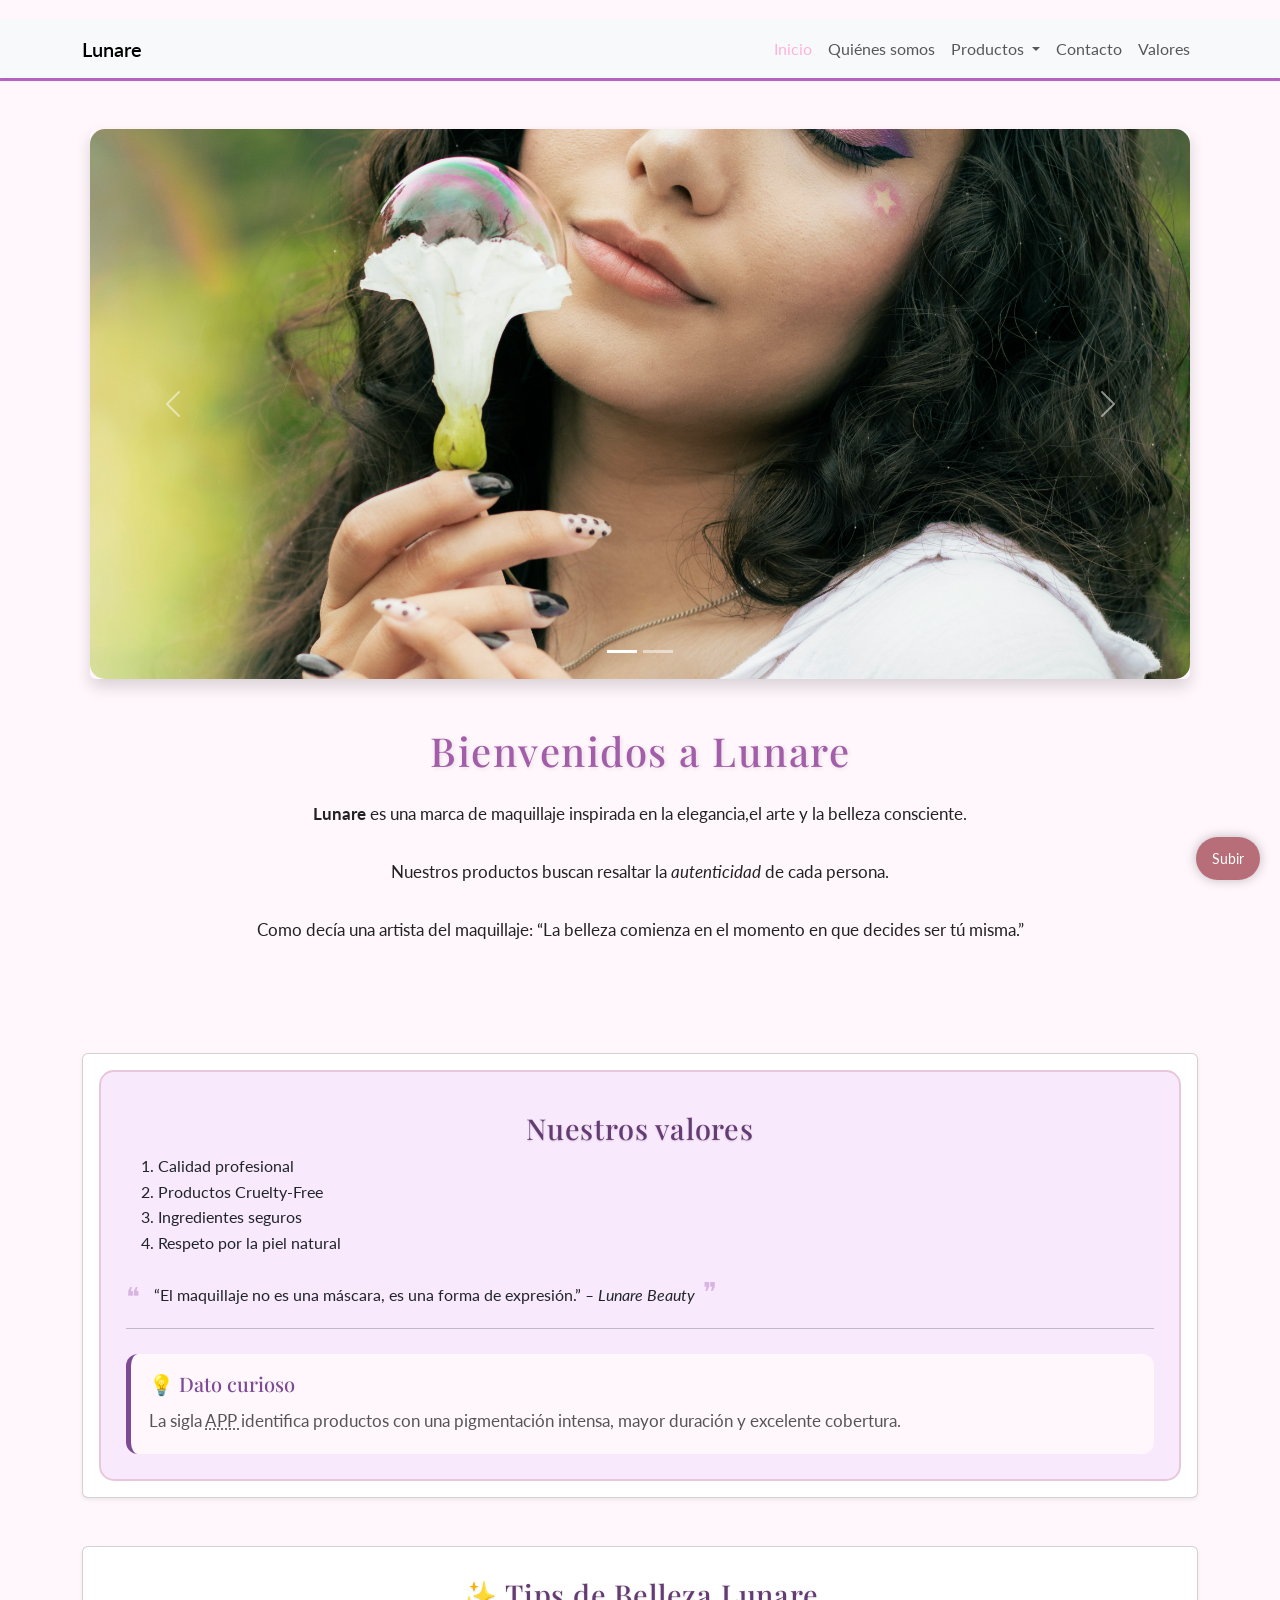
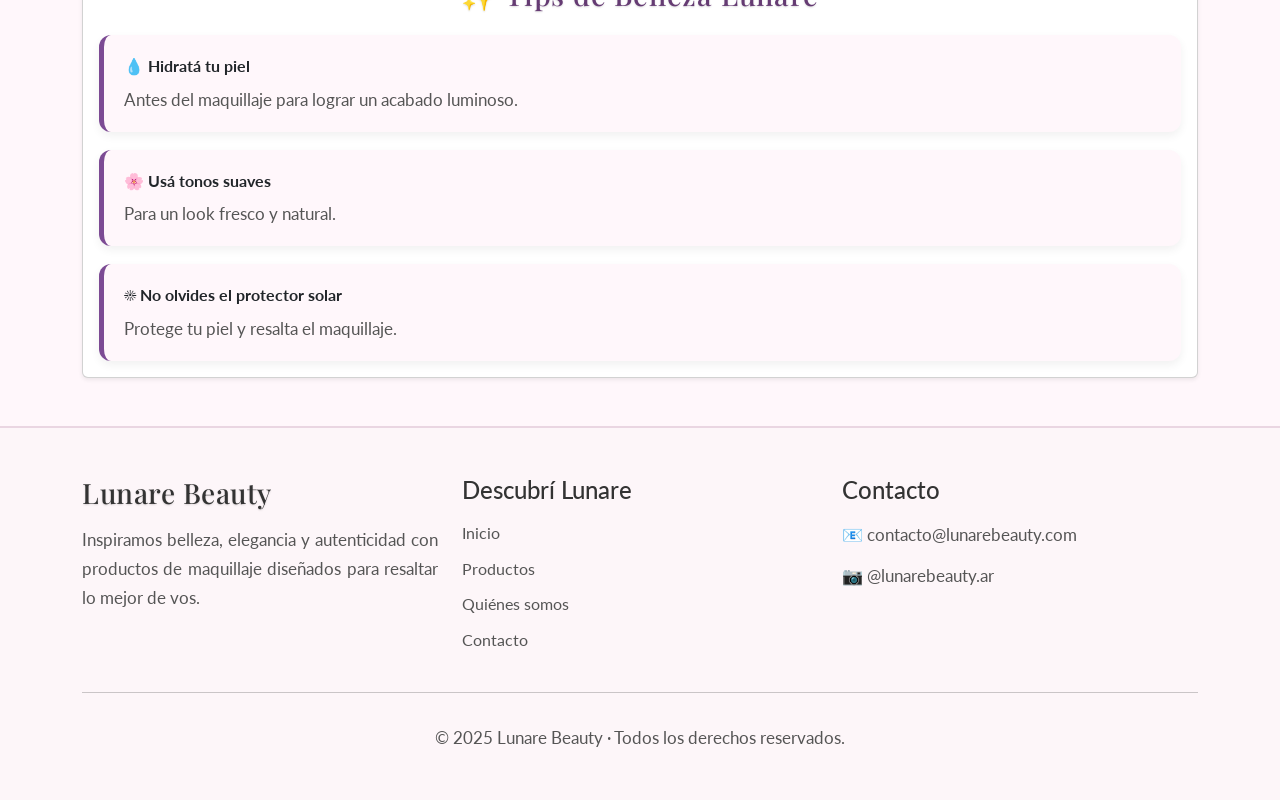
<file: index.html>
<!DOCTYPE html>
<html lang="es">

<head>

    <meta charset="UTF-8">
    <meta name="viewport" content="width=device-width, initial-scale=1.0">

    <title>Lunare Beauty</title>

    <!-- Google Fonts -->
    <link rel="preconnect" href="https://fonts.googleapis.com">
    <link rel="preconnect" href="https://fonts.gstatic.com" crossorigin>

    <link href="https://fonts.googleapis.com/css2?family=Lato:wght@300;400;700&family=Poppins:wght@400;600&family=Playfair+Display:wght@700&display=swap" rel="stylesheet">

    <!-- Bootstrap -->
    <link href="https://cdn.jsdelivr.net/npm/bootstrap@5.3.3/dist/css/bootstrap.min.css" rel="stylesheet">

    <!-- CSS propio -->
    <link rel="stylesheet" href="style.css">

</head>

<body>

<header>

    <nav class="navbar navbar-expand-lg navbar-light bg-light shadow-sm">

        <div class="container">

            <a class="navbar-brand" href="index.html">
                <span class="navbar-brand-text">Lunare</span>
            </a>

            <button
                class="navbar-toggler"
                type="button"
                data-bs-toggle="collapse"
                data-bs-target="#menu"
                aria-controls="menu"
                aria-expanded="false"
                aria-label="Abrir menú">

                <span class="navbar-toggler-icon"></span>

            </button>

            <div class="collapse navbar-collapse" id="menu">

                <ul class="navbar-nav ms-auto">

                    <li class="nav-item">
                        <a class="nav-link active" href="index.html">
                            Inicio
                        </a>
                    </li>

                    <li class="nav-item">
                        <a class="nav-link" href="nosotros.html">
                            Quiénes somos
                        </a>
                    </li>

                    <li class="nav-item dropdown">

                        <a
                            class="nav-link dropdown-toggle"
                            href="#"
                            role="button"
                            data-bs-toggle="dropdown"
                            aria-expanded="false">

                            Productos

                        </a>

                        <ul class="dropdown-menu">

                            <li>
                                <a class="dropdown-item" href="productos.html">
                                    Todos los productos
                                </a>
                            </li>

                            <li>
                                <a class="dropdown-item" href="productos.html#labios">
                                    Labiales
                                </a>
                            </li>

                            <li>
                                <a class="dropdown-item" href="productos.html#ojos">
                                    Sombras
                                </a>
                            </li>

                        </ul>

                    </li>

                    <li class="nav-item">
                        <a class="nav-link" href="contacto.html">
                            Contacto
                        </a>
                    </li>

                    <li class="nav-item">
                        <a class="nav-link" href="#valores">
                            Valores
                        </a>
                    </li>

                </ul>

            </div>

        </div>

    </nav>

</header>

 

<main> 

    <section id="bienvenida" class="container py-5">

        <div
           id="carouselLunare"
           class="carousel slide mb-5"
           data-bs-ride="carousel">

            <div class="carousel-indicators">

                <button
                   type="button"
                   data-bs-target="#carouselLunare"
                   data-bs-slide-to="0"
                   class="active">
                </button>

                <button
                    type="button"
                    data-bs-target="#carouselLunare"
                    data-bs-slide-to="1">
                </button>

            </div>

            <div class="carousel-inner rounded shadow">

                <div class="carousel-item active">

                    <img
                       src="img/ojoscerradoslila.jpg"
                        class="d-block w-100"
                        alt="Maquillaje tonos lila">

                </div>

                <div class="carousel-item">

                     <img
                        src="img/maquillajerosa.jpg"
                        class="d-block w-100"
                        alt="Maquillaje tonos rosas">

                </div>

            </div>

                <button
                    class="carousel-control-prev"
                    type="button"
                    data-bs-target="#carouselLunare"
                    data-bs-slide="prev">

                    <span class="carousel-control-prev-icon"></span>

                </button>

                <button
                   class="carousel-control-next"
                    type="button"
                    data-bs-target="#carouselLunare"
                    data-bs-slide="next">

                    <span class="carousel-control-next-icon"></span>

                </button>

        </div>

        <h1 class="text-center mb-4">
           Bienvenidos a Lunare
        </h1>

        <p class="text-center mx-auto bienvenida-texto">

          <strong>Lunare</strong> es una marca de maquillaje inspirada en la elegancia,el arte y la belleza consciente.<br><br>

                Nuestros productos buscan resaltar la
                <em>autenticidad</em> de cada persona. <br><br>

                Como decía una artista del maquillaje:

               <q>La belleza comienza en el momento en que decides ser tú misma.</q>

        </p>

    </section>

    <section class="container my-5">

       <div class="row">

           <div class="col-12">

                <div class="card shadow-sm">

                    <div class="card-body">

                        <section id="valores">

                            <h2>Nuestros valores</h2>

                            <ol>
                               <li>Calidad profesional</li>
                               <li>Productos Cruelty-Free</li>
                               <li>Ingredientes seguros</li>
                               <li>Respeto por la piel natural</li>
                            </ol>

                            <blockquote>
                               “El maquillaje no es una máscara,
                               es una forma de expresión.”
                                <cite>– Lunare Beauty</cite>
                            </blockquote>

                           <hr>

                            <aside class="dato-curioso">

                               <h5>💡 Dato curioso</h5>

                               <p>
                                    La sigla

                                      <abbr title="Alta Pigmentación Profesional">
                                            APP
                                        </abbr>
                                        identifica productos con una pigmentación intensa,
                                         mayor duración y excelente cobertura.
                                </p>

                            </aside>

                        </section>

                    </div>

                </div>

            </div>

        </div>

    </section>
 

    <section class="container my-5">

        <div class="card shadow-sm">

           <div class="card-body">

                <h2 class="mb-4">

                 ✨ Tips de Belleza Lunare
 
                </h2>

                <div class="tips-lunare">

                    <div class="tip-item">
                       
                        💧 <strong>Hidratá tu piel</strong>
                        <p>Antes del maquillaje para lograr un acabado luminoso.</p>
                    </div>

                   <div class="tip-item">
                     🌸 <strong>Usá tonos suaves</strong>
                         <p>Para un look fresco y natural.</p>
                    </div>

                    <div class="tip-item">
                       ☀️ <strong>No olvides el protector solar</strong>
                       <p>Protege tu piel y resalta el maquillaje.</p>
                    </div>

                </div>
            </div>
        </div>

    </section>

</main>

    <footer class="footer-lunare py-5 mt-5">

      <div class="container">

           <div class="row gy-4">

            
                <div class="col-lg-4 col-md-6">

                  <h3 class="footer-titulo">Lunare Beauty</h3>

                  <p>
                     Inspiramos belleza, elegancia y autenticidad con productos de maquillaje diseñados para resaltar lo mejor de vos.
                  </p>

                </div>

            
                <div class="col-lg-4 col-md-6">

                   <h4>Descubrí Lunare</h4>

                    <ul class="list-unstyled">

                       <li><a href="index.html">Inicio</a></li>

                       <li><a href="productos.html">Productos</a></li>

                       <li><a href="nosotros.html">Quiénes somos</a></li>

                       <li><a href="contacto.html">Contacto</a></li>

                    </ul>

                </div>

            
                <div class="col-lg-4">

                   <h4>Contacto</h4>

                    <p>
                        📧
                         <a href="mailto:contacto@lunarebeauty.com">
                          contacto@lunarebeauty.com
                       </a>
                    </p>

                    <p>
                        📷
                       <a href="https://instagram.com/lunarebeauty.ar" target="_blank">
                         @lunarebeauty.ar
                        </a>
                    </p>

                </div>

            </div>

            <hr>

            <p class="text-center mb-0">
              © 2025 Lunare Beauty · Todos los derechos reservados.
            </p>

        </div>

    </footer>
  <a href="#bienvenida" class="boton-fixed">Subir</a>
   <script src="https://cdn.jsdelivr.net/npm/bootstrap@5.3.3/dist/js/bootstrap.bundle.min.js"></script>

  </body>
  </html>
</file>
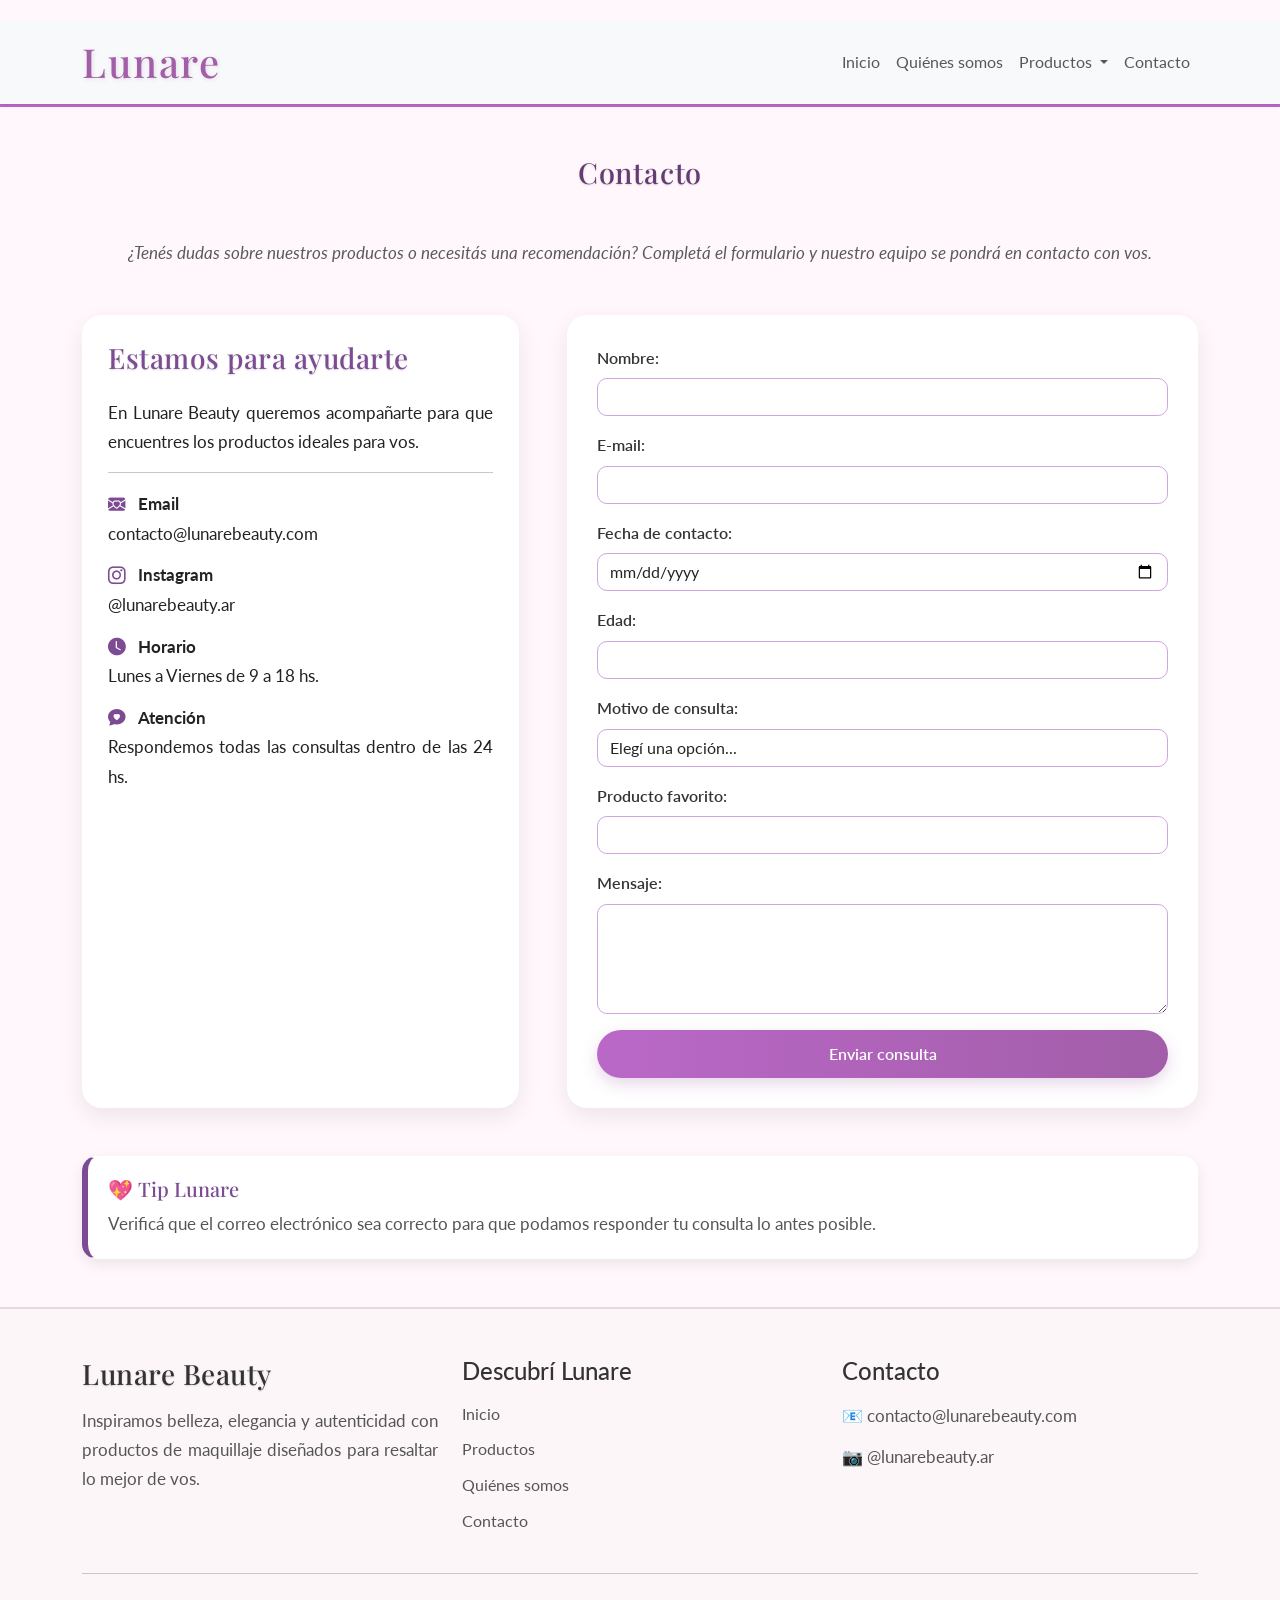
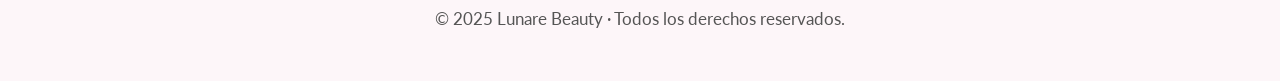
<file: contacto.html>
<!doctype html>
<html lang="es">
  <head>
    <meta charset="UTF-8" />
    <meta name="viewport" content="width=device-width, initial-scale=1.0" />
    <title>Lunare - Contacto</title>
    <link rel="preconnect" href="https://fonts.googleapis.com" />
    <link rel="preconnect" href="https://fonts.gstatic.com" crossorigin />
    <link href="https://fonts.googleapis.com/css2?family=Lato:wght@300;400;700&family=Poppins:wght@400;600&family=Playfair+Display:wght@700&display=swap" rel="stylesheet"/>
    <link
      href="https://cdn.jsdelivr.net/npm/bootstrap@5.3.3/dist/css/bootstrap.min.css"
      rel="stylesheet"
    />
    <link rel="stylesheet" href="https://cdn.jsdelivr.net/npm/bootstrap-icons@1.11.3/font/bootstrap-icons.min.css">
    
    <link rel="stylesheet" href="style.css" />
  </head>

<body>
    <header>

<nav class="navbar navbar-expand-lg navbar-light bg-light shadow-sm">

    <div class="container">

        <a class="navbar-brand" href="index.html">

            <h1 class="m-0">
                Lunare
            </h1>

        </a>

        <button
            class="navbar-toggler"
            type="button"
            data-bs-toggle="collapse"
            data-bs-target="#menuNosotros"
            aria-controls="menuNosotros"
            aria-expanded="false"
            aria-label="Abrir menú">

            <span class="navbar-toggler-icon"></span>

        </button>

        <div class="collapse navbar-collapse" id="menuNosotros">

            <ul class="navbar-nav ms-auto">

                <li class="nav-item">

                    <a class="nav-link" href="index.html">Inicio</a>

                </li>

                <li class="nav-item">
                    
                   <a class="nav-link" href="nosotros.html">Quiénes somos</a>
               
                </li>

                <li class="nav-item dropdown">

                    <a
                        class="nav-link dropdown-toggle"
                        href="#"
                        role="button"
                        data-bs-toggle="dropdown">

                        Productos

                    </a>

                    <ul class="dropdown-menu">

                        <li>
                            <a class="dropdown-item"
                               href="productos.html">

                                Todos los productos

                            </a>
                        </li>

                        <li>
                            <a class="dropdown-item"
                               href="productos.html#labios">

                                Labiales

                            </a>
                        </li>

                        <li>
                            <a class="dropdown-item"
                               href="productos.html#ojos">

                                Sombras

                            </a>
                        </li>

                    </ul>

                </li>

                <li class="nav-item active">
                   
                   <a class="nav-link" href="contacto.html">Contacto</a>
                
                </li>

            </ul>

        </div>

    </div>

</nav>

</header>

    <main>
      <section class="container my-5">
        <h2 class="text-center mb-5">Contacto</h2>
        <p class="text-center text-muted mb-5">
          ¿Tenés dudas sobre nuestros productos o necesitás una recomendación?
          Completá el formulario y nuestro equipo se pondrá en contacto con vos.
        </p>

        <div class="row g-5">
          <!-- Información -->
          <div class="col-lg-5">
            <div class="card card-lunare h-100">
              <div class="card-body">
                <h3 class="mb-4">Estamos para ayudarte</h3>

                <p>
                  En Lunare Beauty queremos acompañarte para que encuentres los
                  productos ideales para vos.
                </p>

                <hr />

                <p> <i class="bi bi-envelope-heart-fill"></i>
                      <strong>Email</strong><br>
                      contacto@lunarebeauty.com
                </p>

                <p> <i class="bi bi-instagram"></i>
                     <strong>Instagram</strong><br>
                      @lunarebeauty.ar
                </p>

               <p> <i class="bi bi-clock-fill"></i>
                    <strong>Horario</strong><br>
                     Lunes a Viernes de 9 a 18 hs.
                </p>

                <p> <i class="bi bi-chat-heart-fill"></i>
                    <strong>Atención</strong><br>
                     Respondemos todas las consultas dentro de las 24 hs.
                </p>
                
              </div>
            </div>
          </div>

          
          <div class="col-lg-7">
            <form action="#" method="post" class="form-lunare">
              <div class="mb-3">
                <label for="nombre" class="form-label">Nombre:</label>
                <input
                  type="text"
                  id="nombre"
                  name="nombre"
                  class="form-control"
                  required
                />
              </div>

              <div class="mb-3">
                <label for="email" class="form-label">E-mail:</label>
                <input
                  type="email"
                  id="email"
                  name="email"
                  class="form-control"
                  required
                />
              </div>

              <div class="mb-3">
                <label for="fecha" class="form-label">Fecha de contacto:</label>
                <input
                  type="date"
                  id="fecha"
                  name="fecha"
                  class="form-control"
                />
              </div>

              <div class="mb-3">
                <label for="edad" class="form-label">Edad:</label>
                <input
                  type="number"
                  id="edad"
                  name="edad"
                  class="form-control"
                  min="10"
                  max="120"
                />
              </div>

              <div class="mb-3">
                <label for="motivo" class="form-label"
                  >Motivo de consulta:</label
                >
                <select id="motivo" name="motivo" class="form-select">
                  <option selected>Elegí una opción...</option>
                  <option>Consulta general</option>
                  <option>Recomendación de productos</option>
                  <option>Atención personalizada</option>
                </select>
              </div>

              <div class="mb-3">
                <label for="producto" class="form-label"
                  >Producto favorito:</label
                >
                <input
                  list="lista-productos"
                  id="producto"
                  name="producto"
                  class="form-control"
                />

                <datalist id="lista-productos">
                  <option value="Sombras Lila Dreams"></option>
                  <option value="Labial Red Passion"></option>
                  <option value="Brochas Lunares"></option>
                  <option value="Maquillaje Rosa Pastel"></option>
                </datalist>
              </div>

              <div class="mb-3">
                <label for="mensaje" class="form-label">Mensaje:</label>
                <textarea
                  id="mensaje"
                  name="mensaje"
                  rows="4"
                  class="form-control"
                ></textarea>
              </div>

              <button type="submit" class="btn btn-lunare w-100">
                Enviar consulta
              </button>
            </form>
          </div>
        </div>
      </section>

      
      <aside class="container my-5">

        <div class="alert alert-lunare">

         <h5 class="mb-2">💖 Tip Lunare</h5>

         <p class="mb-0">
            Verificá que el correo electrónico sea correcto para que podamos responder tu consulta lo antes posible.
         </p>

        </div>

      </aside>
</main>

    <footer class="footer-lunare py-5 mt-5">

      <div class="container">

           <div class="row gy-4">

            
                <div class="col-lg-4 col-md-6">

                  <h3 class="footer-titulo">Lunare Beauty</h3>

                  <p>
                     Inspiramos belleza, elegancia y autenticidad con productos de maquillaje diseñados para resaltar lo mejor de vos.
                  </p>

                </div>

            
                <div class="col-lg-4 col-md-6">

                   <h4>Descubrí Lunare</h4>

                    <ul class="list-unstyled">

                       <li><a href="index.html">Inicio</a></li>

                       <li><a href="productos.html">Productos</a></li>

                       <li><a href="nosotros.html">Quiénes somos</a></li>

                       <li><a href="contacto.html">Contacto</a></li>

                    </ul>

                </div>

            
                <div class="col-lg-4">

                   <h4>Contacto</h4>

                    <p>
                        📧
                         <a href="mailto:contacto@lunarebeauty.com">
                          contacto@lunarebeauty.com
                       </a>
                    </p>

                    <p>
                        📷
                       <a href="https://instagram.com/lunarebeauty.ar" target="_blank">
                         @lunarebeauty.ar
                        </a>
                    </p>

                </div>

            </div>

            <hr>

            <p class="text-center mb-0">
              © 2025 Lunare Beauty · Todos los derechos reservados.
            </p>

        </div>

    </footer>
    <script src="https://cdn.jsdelivr.net/npm/bootstrap@5.3.3/dist/js/bootstrap.bundle.min.js"></script>
  </body>
</html>
</file>
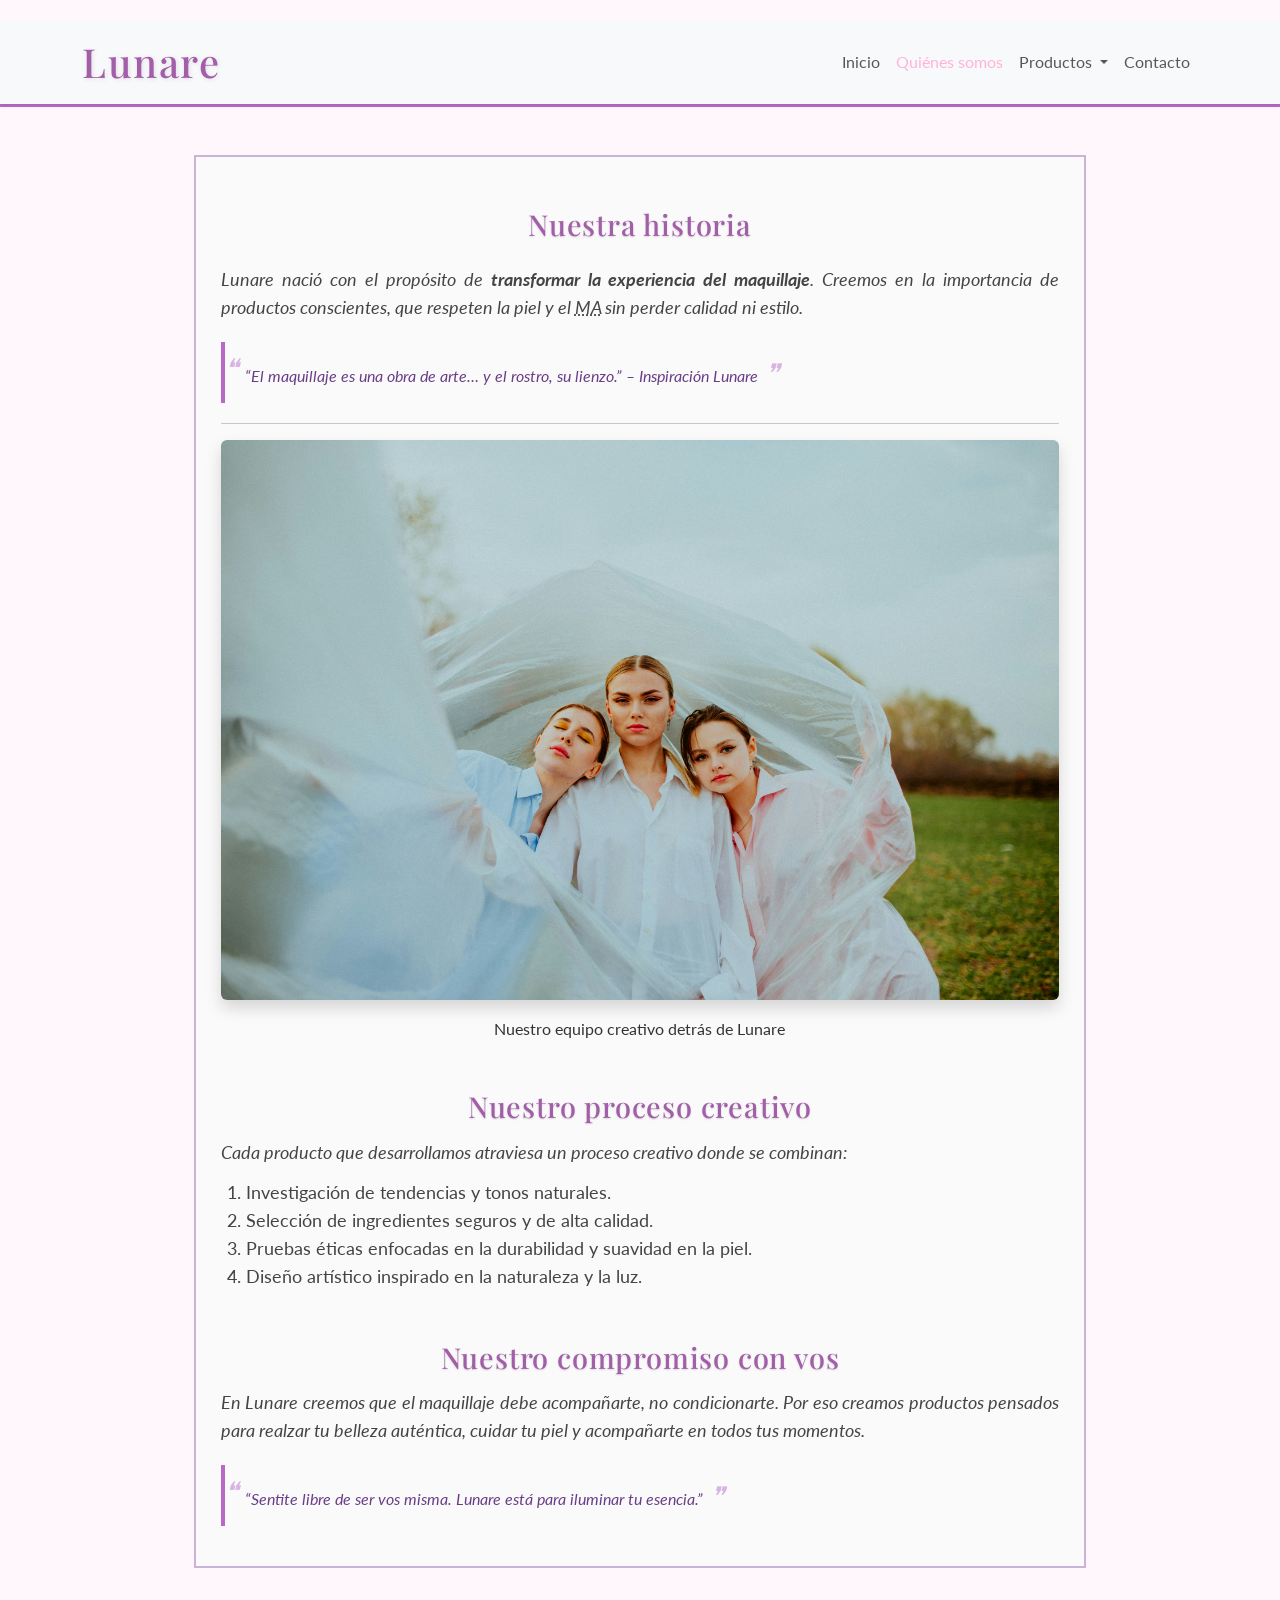
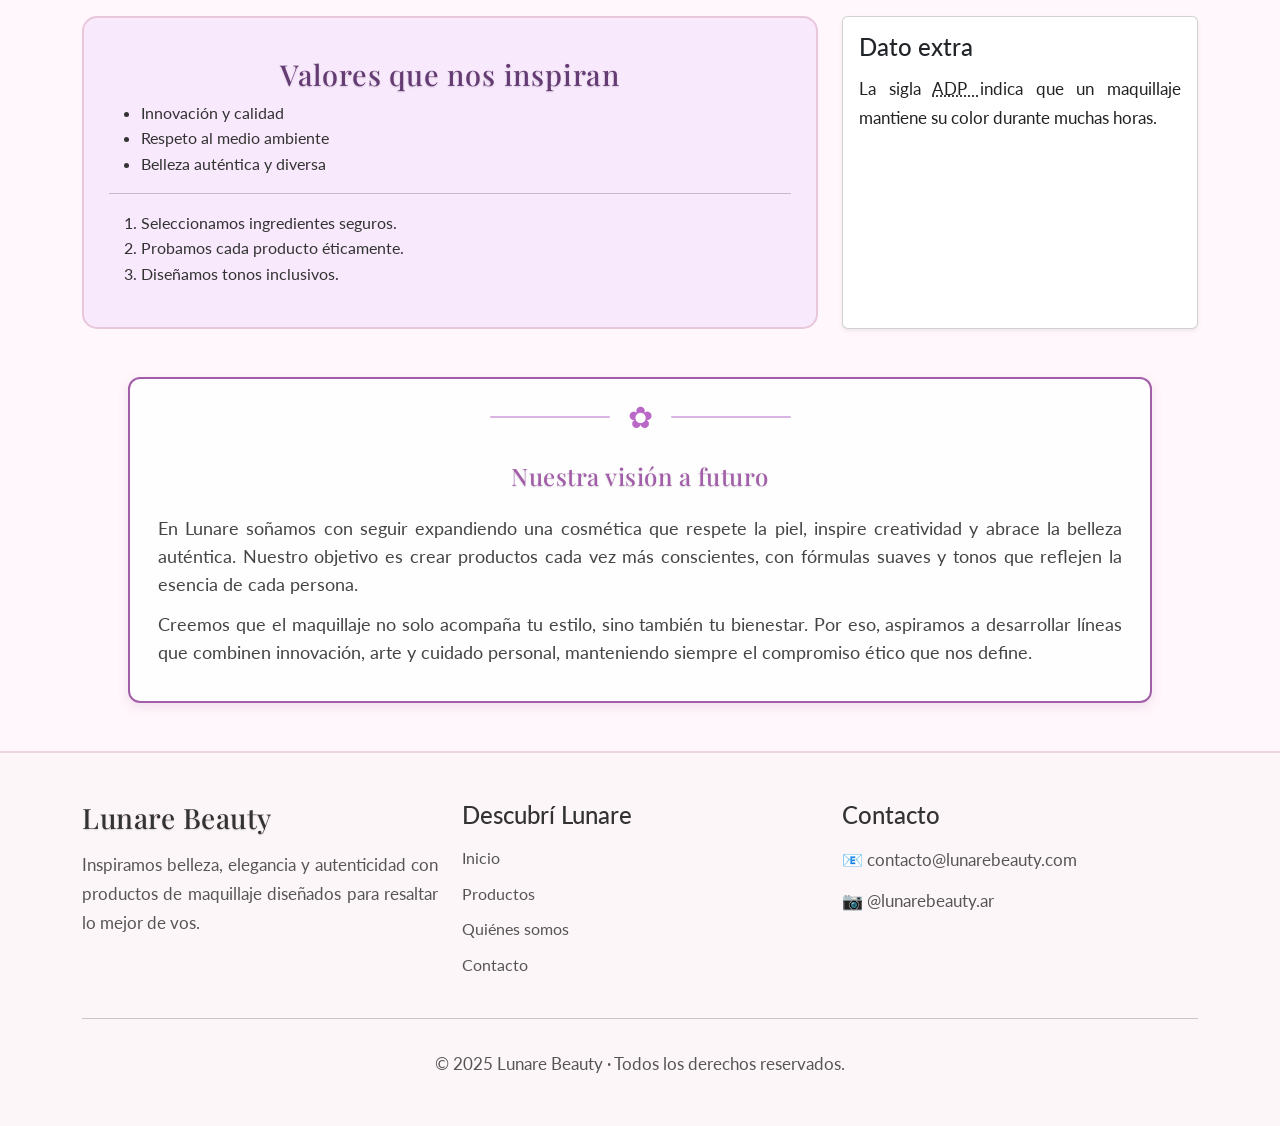
<file: nosotros.html>
<!DOCTYPE html>
<html lang="es">
<head>
    <meta charset="UTF-8">
    <meta name="viewport" content="width=device-width, initial-scale=1.0">
    <title>Lunare - Nosotros</title>
    <link rel="preconnect" href="https://fonts.googleapis.com">
<link rel="preconnect" href="https://fonts.gstatic.com" crossorigin>
<link href="https://fonts.googleapis.com/css2?family=Lato:wght@300;400;700&family=Poppins:wght@400;600&family=Playfair+Display:wght@700&display=swap" rel="stylesheet">
<link href="https://cdn.jsdelivr.net/npm/bootstrap@5.3.3/dist/css/bootstrap.min.css" rel="stylesheet">
    <link rel="stylesheet" href="style.css">
</head>

<body>

   <header>

       <nav class="navbar navbar-expand-lg navbar-light bg-light shadow-sm">

          <div class="container">

                <a class="navbar-brand" href="index.html">

                   <h1 class="m-0">
                     Lunare
                   </h1>

                </a>

                <button
                   class="navbar-toggler"
                    type="button"
                   data-bs-toggle="collapse"
                    data-bs-target="#menuNosotros"
                    aria-controls="menuNosotros"
                    aria-expanded="false"
                    aria-label="Abrir menú">

                    <span class="navbar-toggler-icon"></span>

                </button>

                <div class="collapse navbar-collapse" id="menuNosotros">

                  <ul class="navbar-nav ms-auto">

                       <li class="nav-item">

                           <a class="nav-link"
                             href="index.html">

                               Inicio

                            </a>

                        </li>

                        <li class="nav-item active">

                            <a class="nav-link active"
                              href="nosotros.html">

                               Quiénes somos

                            </a>

                        </li>

                        <li class="nav-item dropdown">

                           <a
                              class="nav-link dropdown-toggle"
                               href="#"
                                role="button"
                                data-bs-toggle="dropdown">

                               Productos

                            </a>

                            <ul class="dropdown-menu">

                                <li>
                                    <a class="dropdown-item"
                                        href="productos.html">

                                        Todos los productos

                                    </a>
                                </li>

                                <li>
                                    <a class="dropdown-item"
                                        href="productos.html#labios">

                                        Labiales

                                    </a>
                                </li>

                                <li>
                                    <a class="dropdown-item"
                                        href="productos.html#ojos">

                                        Sombras

                                    </a>
                                 </li>

                            </ul>

                        </li>

                        <li class="nav-item">

                            <a class="nav-link"
                                href="contacto.html">

                               Contacto

                            </a>

                        </li>

                    </ul>
 
                </div>

            </div>

        </nav>

    </header>

    <main>


       <section class="container my-5">

           <div class="contenedor-box">

                <h2 class="text-center mb-4">

                   Nuestra historia

                </h2>

                <p>

                 Lunare nació con el propósito de
                   <strong>transformar la experiencia del maquillaje</strong>.
                   Creemos en la importancia de productos conscientes,
                   que respeten la piel y el
                   <abbr title="Medio Ambiente">MA</abbr>
                   sin perder calidad ni estilo.

                </p>

                <blockquote>

                    “El maquillaje es una obra de arte…
                     y el rostro, su lienzo.”

                    <cite>– Inspiración Lunare</cite>

                </blockquote>

                <hr>

                <figure class="text-center">

                    <img
                    src="img/equipo.jpg"
                    alt="Equipo creativo de Lunare"
                    class="img-fluid rounded shadow">

                    <figcaption class="mt-3">

                      Nuestro equipo creativo detrás de Lunare

                    </figcaption>

                </figure>

                <h2 class="mt-5">

                  Nuestro proceso creativo

                </h2>

                <p>

                   Cada producto que desarrollamos atraviesa
                   un proceso creativo donde se combinan:

                </p>

                <ol>

                    <li>Investigación de tendencias y tonos naturales.</li>

                     <li>Selección de ingredientes seguros y de alta calidad.</li>

                    <li>Pruebas éticas enfocadas en la durabilidad y suavidad en la piel.</li>

                     <li>Diseño artístico inspirado en la naturaleza y la luz.</li>

                </ol>

                <h2 class="mt-5">

                  Nuestro compromiso con vos

                </h2>

                <p>

                      En Lunare creemos que el maquillaje debe acompañarte,
                      no condicionarte.

                    Por eso creamos productos pensados para realzar tu
                      belleza auténtica,
                      cuidar tu piel y acompañarte en todos tus momentos.

                </p>

                <blockquote>

                 “Sentite libre de ser vos misma.
                    Lunare está para iluminar tu esencia.”

                </blockquote>

            </div>

        </section>
        <section class="container my-5">

            <div class="row g-4">

                <div class="col-lg-8">

                    <div id="valores">

                        <h2>

                         Valores que nos inspiran

                        </h2>

                       <ul>

                             <li>Innovación y calidad</li>

                             <li>Respeto al medio ambiente</li>

                            <li>Belleza auténtica y diversa</li>

                        </ul>

                        <hr>

                        <ol>

                             <li>Seleccionamos ingredientes seguros.</li>

                             <li>Probamos cada producto éticamente.</li>

                             <li>Diseñamos tonos inclusivos.</li>

                         </ol>

                    </div>

                </div>

                <div class="col-lg-4">

                    <div class="card shadow-sm h-100">

                        <div class="card-body">

                            <h4>

                              Dato extra

                            </h4>

                            <p>

                                La sigla

                                <abbr title="Alta Durabilidad de Pigmentos">

                                  ADP

                                </abbr>

                                indica que un maquillaje mantiene su color durante muchas horas.

                            </p>

                        </div>

                    </div>

                </div>

            </div>

        </section>

        <div class="vision-lunare">
            <div class="decoracion">

                <span></span>

                <span class="flor">

                    ✿

                </span>

                 <span></span>

            </div>
            
            <h3 class="text-center mb-4">
               Nuestra visión a futuro
            </h3>
            <p>
                En Lunare soñamos con seguir expandiendo una cosmética que respete la piel, 
                 inspire creatividad y abrace la belleza auténtica. Nuestro objetivo es crear 
                  productos cada vez más conscientes, con fórmulas suaves y tonos que reflejen 
                  la esencia de cada persona.
            </p>

            <p>
                 Creemos que el maquillaje no solo acompaña tu estilo, sino también tu bienestar. 
                  Por eso, aspiramos a desarrollar líneas que combinen innovación, arte y cuidado 
                  personal, manteniendo siempre el compromiso ético que nos define.
            </p>
        </div>

    </main>

    <footer class="footer-lunare py-5 mt-5">

      <div class="container">

           <div class="row gy-4">

            
                <div class="col-lg-4 col-md-6">

                  <h3 class="footer-titulo">Lunare Beauty</h3>

                  <p>
                     Inspiramos belleza, elegancia y autenticidad con productos de maquillaje diseñados para resaltar lo mejor de vos.
                  </p>

                </div>

            
                <div class="col-lg-4 col-md-6">

                   <h4>Descubrí Lunare</h4>

                    <ul class="list-unstyled">

                       <li><a href="index.html">Inicio</a></li>

                       <li><a href="productos.html">Productos</a></li>

                       <li><a href="nosotros.html">Quiénes somos</a></li>

                       <li><a href="contacto.html">Contacto</a></li>

                    </ul>

                </div>

            
                <div class="col-lg-4">

                   <h4>Contacto</h4>

                    <p>
                        📧
                         <a href="mailto:contacto@lunarebeauty.com">
                          contacto@lunarebeauty.com
                       </a>
                    </p>

                    <p>
                        📷
                       <a href="https://instagram.com/lunarebeauty.ar" target="_blank">
                         @lunarebeauty.ar
                        </a>
                    </p>

                </div>

            </div>

            <hr>

            <p class="text-center mb-0">
              © 2025 Lunare Beauty · Todos los derechos reservados.
            </p>

        </div>

    </footer>
    <script src="https://cdn.jsdelivr.net/npm/bootstrap@5.3.3/dist/js/bootstrap.bundle.min.js"></script>
    
</body>

</html>
</file>
<file: style.css>
* {
  box-sizing: border-box; 
  margin: 0;
  padding: 0;
}
:root{
    --rosa: #7c4b94;
    --fuente-titulos: 'Playfair Display', serif;
}

body {

    padding-top: 20px;
    line-height: 1.6;

  
    background-color: #FFF7FB; 
    background-repeat: no-repeat;
    background-size: cover;
    background-attachment: fixed;

    
    font-family: 'Lato', Arial, sans-serif;
    color: #333333;
}


h1, h2, h3 {
    font-family: 'Playfair Display', serif;
    color: #a25ea8; 
    letter-spacing: 0.5px;
    text-shadow: 0px 1px 2px rgba(0,0,0,0.15);
    
}
h1 {
    font-size: 2.5rem;
    text-align: center;
    letter-spacing: 1.5px;
    text-shadow: 1px 1px 4px rgba(101, 59, 115, 0.15);
}

h2 {
  font-size: 1.8rem;
  text-align: center;
  color: #653B73;
  letter-spacing: 0.8px;
  margin-top: 14px;
}


p {
  font-size: 1.07rem;
  color: #222;          
  text-align: justify;  
  margin: 12px 0;
  line-height: 1.7;
}

a:hover,
a:focus {
    color: #9b61c6;
    text-decoration: underline;
}

a:active {
    transform: translateY(1px);
}
a {
    color: #7a3fb3;
    text-decoration: none;
}

header {
    margin: 0 auto;     
    border:none;   
    outline: none; 
    border-radius: 0;
    border-bottom: 3px solid #ba68c8;  
    width: 100%;
    background-color: #ffffffee;
    backdrop-filter: blur(6px);
    background-image: url('img/fondoheader.jpg');
    background-repeat: repeat-x;
    background-position: top;
    background-size: 100px;
     position: sticky;     
    top: 0;
    z-index: 999;
    
}

header h1 {
    margin: 10px 0;       
    padding: 5px 0;
}


nav a {
    color: rgba(101, 59, 115, 0.95);
    font-weight: 600;
}

nav a.active {
    color: #ffb3d9 !important;
}


/*==================================================
               QUIÉNES SOMOS
==================================================*/
#valores{
    background-color:#f8e9fc;
    border:2px solid #e9c7db;
    border-radius:15px;
    padding:25px;
    scroll-margin-top:140px;
}
.contenedor-box {
    width: 80%;
    margin: 20px auto;     
    padding: 20px 25px;    
    border: 2px solid #c9b3d9;  
    background-color: #fafafa;
}

.contenedor-box h2 {
    font-family: 'Playfair Display', serif;
    color: #a25ea8; 
    margin-top: 30px;
    margin-bottom: 15px;
}

.contenedor-box p,
.contenedor-box li {
    font-size: 1.1rem;
    line-height: 1.6;
    color: #444;
}

.contenedor-box ul, 
.contenedor-box ol {
    padding-left: 25px;
    margin-bottom: 20px;
}

.contenedor-box blockquote {
    margin: 20px auto;
    padding: 10px 20px;
    border-left: 4px solid #ba68c8;
    color: #6a3d86;
    font-style: italic;
}
.vision-lunare {
    width: 80%;
    margin: 30px auto;
    padding: 22px 28px;

    background-color: #ffffffcc;
    border: 2px solid #a25ea8;
    border-radius: 12px;

    box-shadow: 0 4px 12px rgba(162, 94, 168, 0.15);
    backdrop-filter: blur(4px);
}

.vision-lunare h3 {
    font-family: 'Playfair Display', serif;
    color: #a25ea8;
    font-size: 1.5rem;
    margin-bottom: 12px;
    text-align: center;
}

.vision-lunare p {
    font-size: 1.1rem;
    line-height: 1.6;
    color: #444;
    margin-bottom: 12px;
}
blockquote {
    position: relative;
    padding-left: 28px;
    margin: 10px 0;
   text-align: left;
}

blockquote::before {
    content: "❝";
    position: absolute;
    left: 0;
    top: 5px;
    font-size: 1.6rem;
    color: #d8b4e2;
}

blockquote::after {
    content: "❞";
    margin-left: 4px;
    font-size: 1.6rem;
    color: #d8b4e2;
}

.float-demo {
    width: 80%;
    margin: 20px auto;
    border: 1px solid #e0c4ef;
    padding: 15px;
    border-radius: 8px;
    background-color: #fdf7ff;
}

.float-img {
    float: left;
    width: 40%;
    margin: 0 15px 10px 0;
    border-radius: 10px;
}
.float-texto {
    overflow: auto;                  
}
.clearfix::after {
    content: "";
    display: block;
    clear: both;
}
.multimedia {
    width: 80%;
    margin: 60px auto 40px auto;
    padding: 20px;
    border: 2px solid #e0c4ef;
    border-radius: 10px;
    background-color: #fdf7ff;
    box-shadow: 0 8px 20px rgba(162, 94, 168, 0.12);
}

.multimedia video,
.multimedia audio,
.multimedia iframe {
    display: block;
    margin: 12px auto;
}

.demo-display{
    width: 80%;
    margin: 100px auto 50px auto;
}

.demo-display h3{
    text-align: center;
    color: #7c4b94;
    margin-bottom: 15px;
}

.demo-display p{
    text-align: center;
}

.cierre-lunare{
    width:80%;
    margin:60px auto;
    text-align:center;
}

.cierre-lunare h2{
    color:#a25ea8;
    margin:18px 0;
}

.cierre-lunare p{
    max-width:700px;
    margin:auto;
    color:#555;
    font-size:1.08rem;
    line-height:1.7;
}
/*==================================================
                  PRODUCTOS
==================================================*/
.productos-intro {
    text-align: center;
    margin-bottom: 30px;
}

.productos-intro h2 {
    font-size: 2rem;
    margin-bottom: 10px;
}

.productos-intro p {
    max-width: 700px;
    margin: 0 auto;
    line-height: 1.5;
}
.productos-flex {
    display: flex;
    flex-wrap: wrap;
    justify-content: center;
    align-content: flex-start;
    gap: 20px;
}

.productos-flex .product-card {
    flex: 1 1 260px;               
}

.productos-flex .product-card:nth-child(1) {
    order: 2;
}

.productos-flex .product-card:nth-child(2) {
    order: 1;
}
.product-card{
    border-radius:20px;
    overflow:hidden;
    transition:all .35s ease;
    background:white;
}

.product-card:hover{
    transform:translateY(-8px);
    box-shadow:0 18px 35px rgba(162,94,168,.18)!important;
}
.product-card img{
    height:330px;
    object-fit:cover;
}
.product-card h3{
    color:#7c4b94;
    font-weight:bold;
    margin-bottom:8px;
}

.product-card p{
    color:#555;
    line-height:1.6;
}
.product-card .badge {
    position: absolute;   
    top: 10px;
    right: 10px;
    background-color: #ffb3d9;
    color: #653B73;
    padding: 4px 10px;
    border-radius: 999px;
    font-size: 0.75rem;
}
.recomendacion-producto{
    width: 85%;
    margin: 50px auto;
    padding: 45px 35px;

    background: #fff;

    border: 2px solid #e6c8ef;
    border-radius: 16px;

    box-shadow: 0 8px 20px rgba(162,94,168,.12);
}
.recomendacion-producto h2{
    margin-bottom:25px;
}
.recomendacion-producto p{
    max-width: 850px;
    margin: 0 auto;
    text-align: center;
    line-height: 1.7;
}
.recomendacion-producto{
    margin-bottom: 70px;
}


/*==================================================
                    CONTACTO
==================================================*/

.card-lunare{
    border: none;
    border-radius: 20px;
    background: #fff;
    box-shadow: 0 8px 25px rgba(0,0,0,.08);
    padding: 10px;
}

.card-lunare h3{
    color: var(--rosa);
    font-family: var(--fuente-titulos);
}

.card-lunare i{
    color: var(--rosa);
    margin-right: 8px;
    font-size: 1.1rem;
}

.form-lunare{
    background: #fff;
    padding: 30px;
    border-radius: 20px;
    box-shadow: 0 8px 25px rgba(0,0,0,.08);
}

.form-lunare label{
    font-weight: 600;
}

.form-lunare input,
.form-lunare select,
.form-lunare textarea{
    border: 1px solid #cfa6dd;
    border-radius: 10px;
    background: #fff;
}

.form-lunare input:focus,
.form-lunare select:focus,
.form-lunare textarea:focus{
    outline: none;
    border-color: var(--rosa);
    box-shadow: 0 0 0 .2rem rgba(232,148,181,.25);
}

.alert-lunare{
    background: #fff;
    border-left: 6px solid var(--rosa);
    border-radius: 15px;
    box-shadow: 0 5px 15px rgba(0,0,0,.08);
    padding: 20px;
}

.alert-lunare h5{
    color: var(--rosa);
    font-family: var(--fuente-titulos);
}
.alert-lunare p{
    margin: 0;
    color: #555;
}

.alert-lunare .fs-2{
    font-size: 2rem !important;
}

/*==================================================
                    BOTONES
==================================================*/
button {
    background-color: #A25EA8;
    color: white;
    border: none;
    padding: 10px 20px;
    border-radius: 6px;
    cursor: pointer;
    font-family: 'Poppins', sans-serif;
    font-weight: 600;
}

button:hover {
    background-color: #8d4a93;
}

.boton-fixed {
    position: fixed;     
    bottom: 20px;
    right: 20px;
    background-color: #b76e79;
    color: #fff;
    padding: 10px 16px;
    border-radius: 999px;
    font-size: 0.9rem;
    text-decoration: none;
    box-shadow: 0 0 12px rgba(0,0,0,0.25);
}
.btn-lunare{

    background: linear-gradient(90deg,#ba68c8,#a25ea8);

    color:white;

    border:none;

    border-radius:999px;

    padding:12px 20px;

    font-weight:600;

    transition:all .3s ease;

    box-shadow:0 6px 15px rgba(162,94,168,.25);

}

.btn-lunare:hover{

    background:linear-gradient(90deg,#a25ea8,#8b4b97);

    color:white;

    transform:translateY(-2px);

    box-shadow:0 10px 22px rgba(162,94,168,.35);

}

/*==================================================
            COMPONENTES GENERALES
==================================================*/
.portada {
    border: 3px solid pink;
    padding: 5px;
    margin-bottom: 15px;
}
.decoracion{
    display:flex;
    align-items:center;
    justify-content:center;
    gap:18px;
    margin-bottom:30px;
}

.decoracion span:first-child,
.decoracion span:last-child{
    flex: 1;
    max-width: 120px;
    height: 2px;
    background: #d8b4e2;
    border-radius: 999px;
}

.flor{
    font-size: 1.9rem;
    color: #ba68c8;
    line-height: 1;
}
.tag-inline span {
    display: inline;      
    padding: 0 4px;
}

.tag-inline strong {
    display: inline-block; 
    padding: 2px 6px;
    border-radius: 999px;
    background-color: #f8e9fc;
}
.oculto-display {
    display: none;
}

.oculto-visibility {
    visibility: hidden;
}
img{
    max-width:100%;
    height:auto;
}
/* ===== CAROUSEL ===== */

#carouselLunare{
    max-width: 1100px;
    margin: 0 auto;
}

#carouselLunare img{
    height: 550px;
    object-fit: cover;
    border-radius: 15px;
}
/*==================================================
                    FOOTER
==================================================*/

.footer-lunare p{
    color:#555;
    line-height:1.7;
    margin-bottom:10px;
}
.footer-lunare{
    background-color: #fdf6f9;
    border-top: 2px solid #ead6e2;
}

.footer-titulo{
    font-family: 'Playfair Display', serif;
    color: var(--color-principal);
    margin-bottom: 15px;
}

.footer-lunare h4{
    color: var(--color-principal);
    margin-bottom: 15px;
}

.footer-lunare p{
    color:#555;
    line-height:1.7;
}

.footer-lunare ul{
    padding:0;
    margin:0;
}

.footer-lunare li{
    margin-bottom:10px;
}

.footer-lunare a{
    text-decoration:none;
    color:#555;
    transition:.3s;
}

.footer-lunare a:hover{
    color:var(--color-principal);
}

.footer-lunare hr{
    margin:30px 0;
    opacity:.25;
}

/*==================================================
        SELECTORES AVANZADOS CSS
==================================================*/
section p span {
    font-weight: 700;
    color: #653B73;
}


section > p {
    margin-top: 8px;
}


h2 + p {
    font-style: italic;
}


h2 ~ ol {
    margin-top: 8px;
}

article ul li:first-child {
    font-weight: 700;
}
article ol li:nth-child(2) {
    color: #b76e79;
}

.product-card:not(:first-child) {
    box-shadow: 0 0 10px rgba(101, 59, 115, 0.12);
}

.tips-lunare{
    display:flex;
    flex-direction:column;
    gap:18px;
    margin-top:20px;
}

.tip-item{
    background:#fff7fb;
    border-left:5px solid var(--rosa);
    border-radius:12px;
    padding:18px 20px;
    box-shadow:0 4px 10px rgba(0,0,0,.06);
    transition:.3s;
}

.tip-item:hover{
    transform:translateX(5px);
    box-shadow:0 8px 18px rgba(162,94,168,.15);
}

.tip-item p{
    margin:6px 0 0;
    color:#555;
}
.dato-curioso{
    margin-top:25px;
    padding:18px;
    background:#fff7fb;
    border-left:5px solid var(--rosa);
    border-radius:12px;
}

.dato-curioso h5{
    color:var(--rosa);
    font-family:var(--fuente-titulos);
    margin-bottom:10px;
}

.dato-curioso p{
    margin:0;
    color:#555;
}
.bienvenida-texto{
    max-width:800px;
}
</file>
